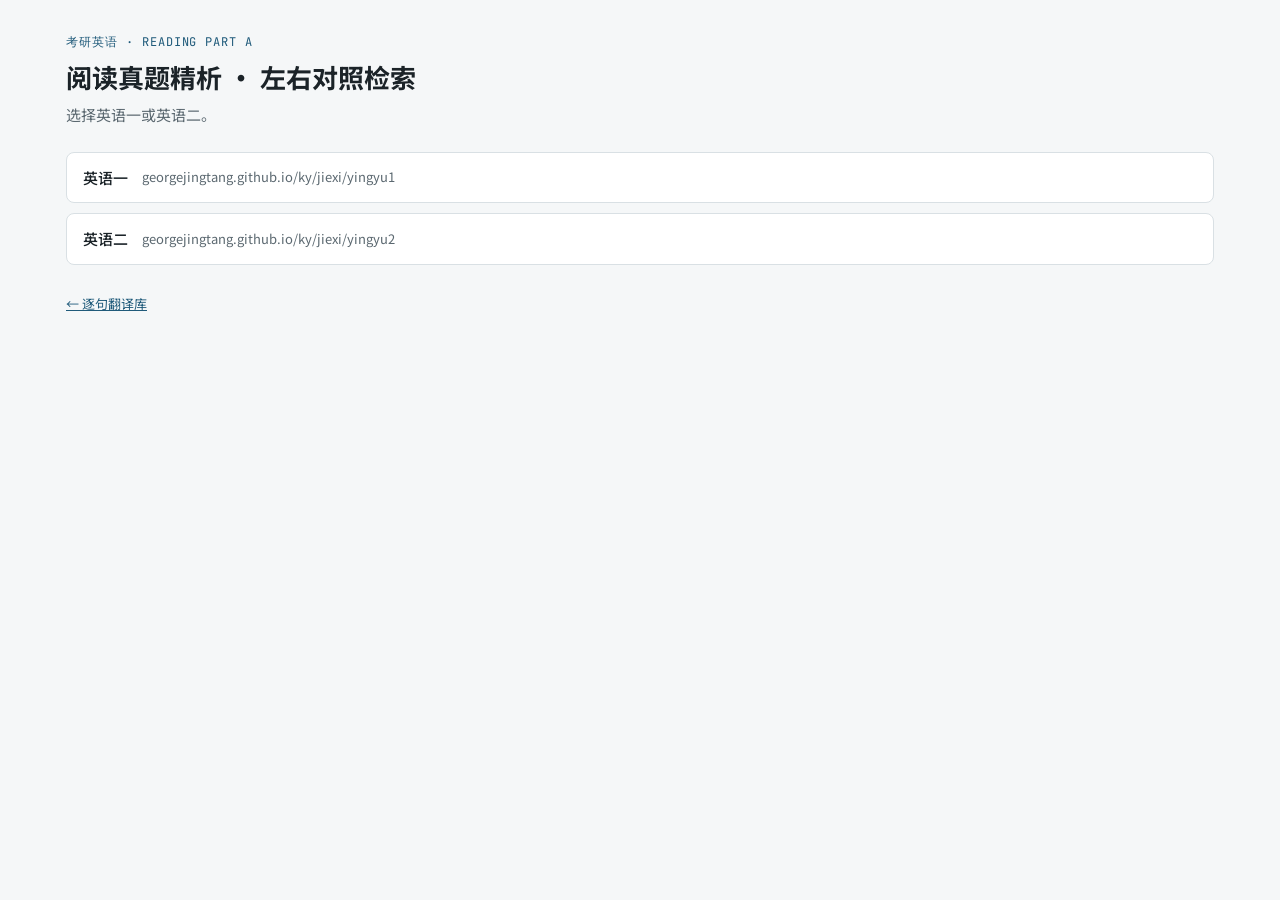
<file: jiexi/index.html>
<!doctype html>
<html lang="zh-CN">
<head>
<meta charset="utf-8">
<meta name="viewport" content="width=device-width,initial-scale=1">
<title>考研阅读精析检索</title>
<script>
  // 旧链接 /jiexi/?q=… 都是英语一的题，直接转到 yingyu1/
  if (location.search) location.replace("yingyu1/" + location.search + location.hash);
</script>
<link rel="preconnect" href="https://fonts.googleapis.com">
<link rel="stylesheet" href="https://fonts.googleapis.com/css2?family=Noto+Sans+SC:wght@400;500;700&family=JetBrains+Mono:wght@500&display=swap">
<link rel="stylesheet" href="style.css">
</head>
<body>
<div class="wrap">
<header>
  <div class="eyebrow">考研英语 · Reading Part A</div>
  <h1>阅读真题精析 · 左右对照检索</h1>
  <p class="sub">选择英语一或英语二。</p>
</header>
<div class="dir">
  <a class="item" href="yingyu1/"><strong>英语一</strong><span>georgejingtang.github.io/ky/jiexi/yingyu1</span></a>
  <a class="item" href="yingyu2/"><strong>英语二</strong><span>georgejingtang.github.io/ky/jiexi/yingyu2</span></a>
</div>
<footer><a href="../">← 逐句翻译库</a></footer>
</div>
</body>
</html>
</file>
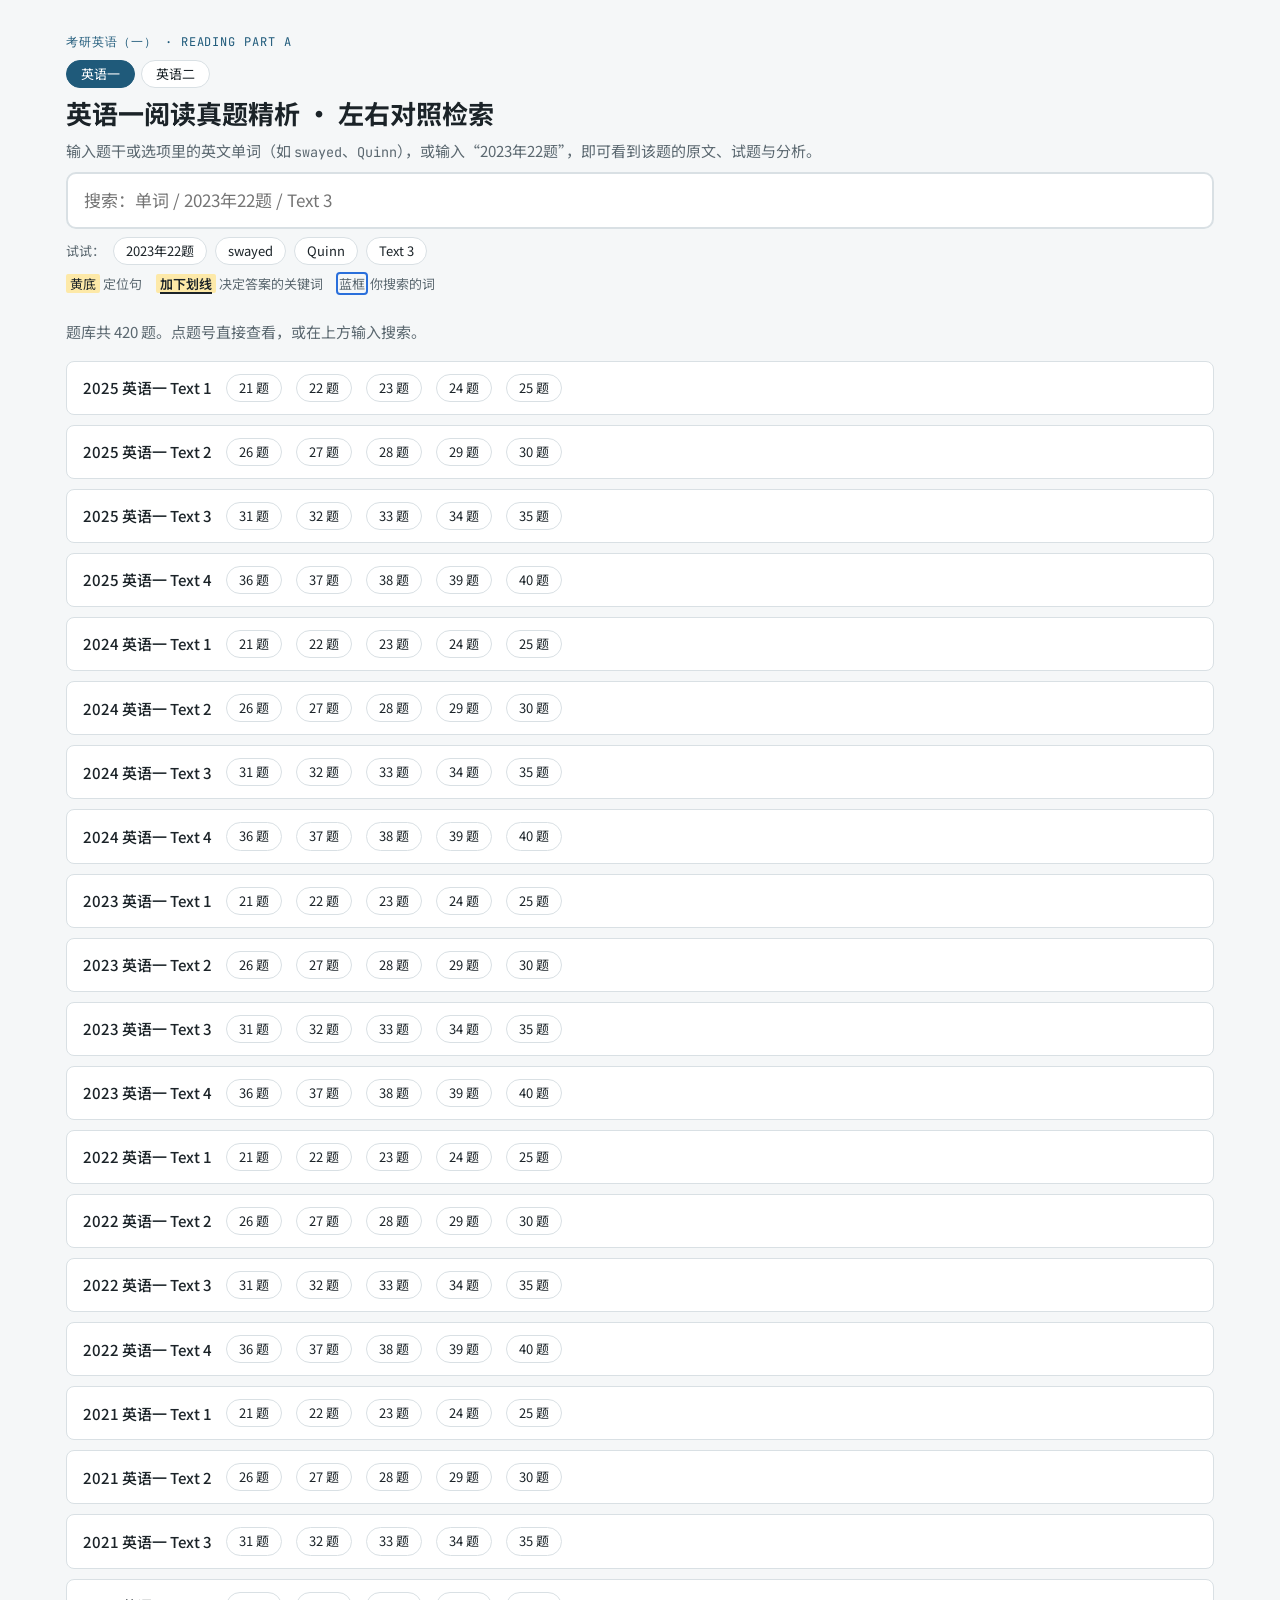
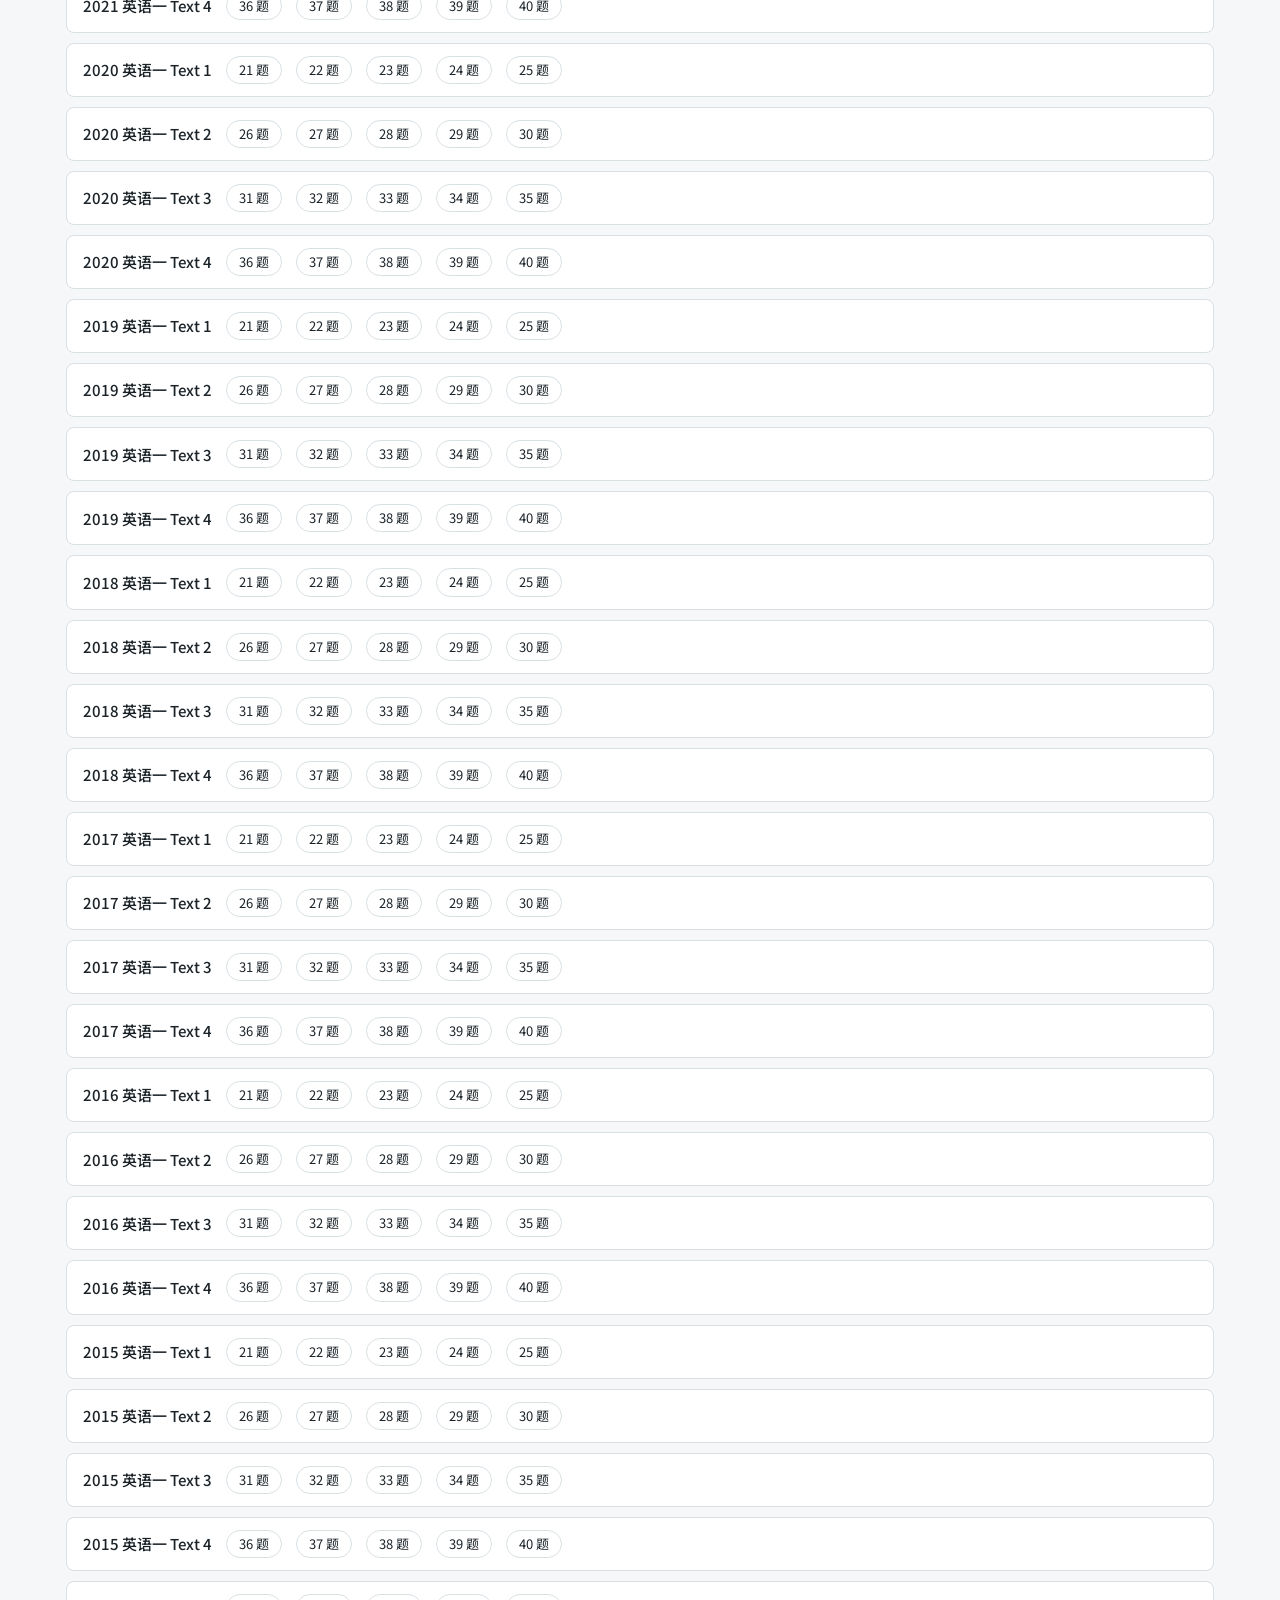
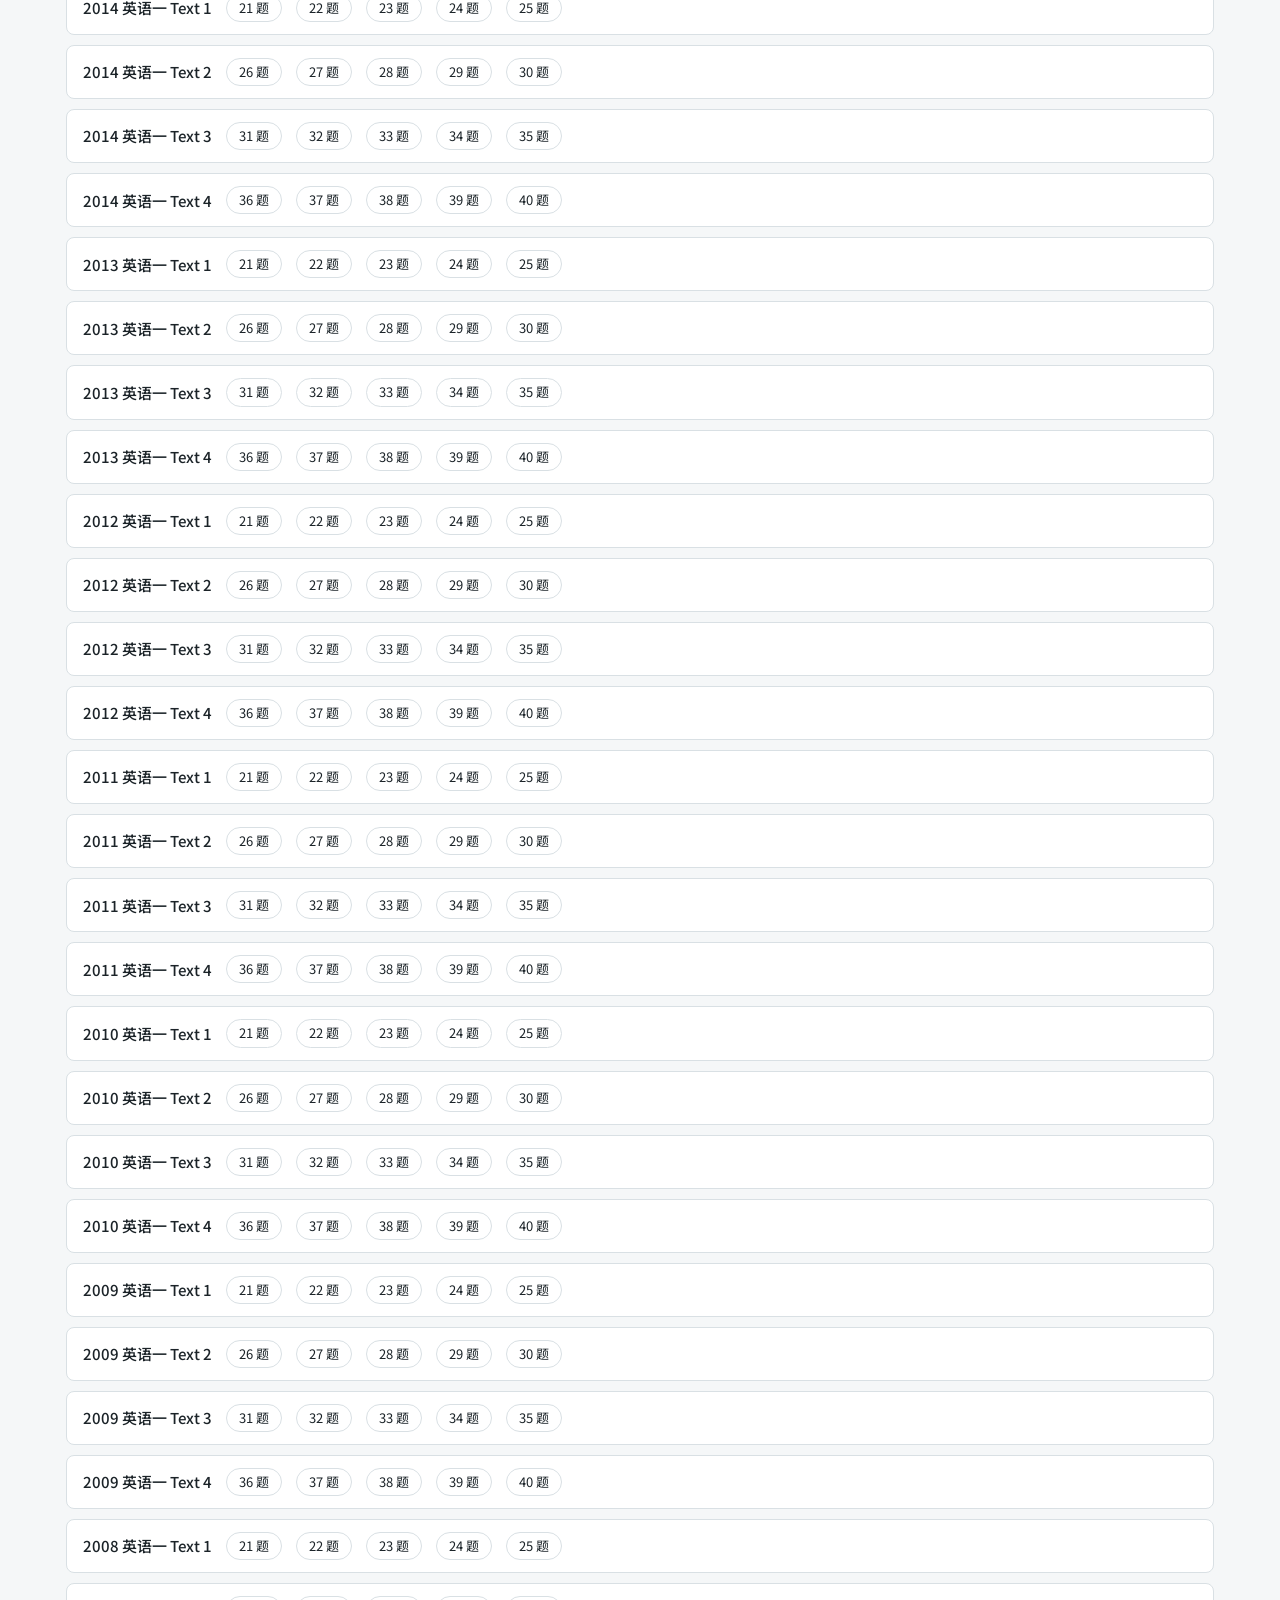
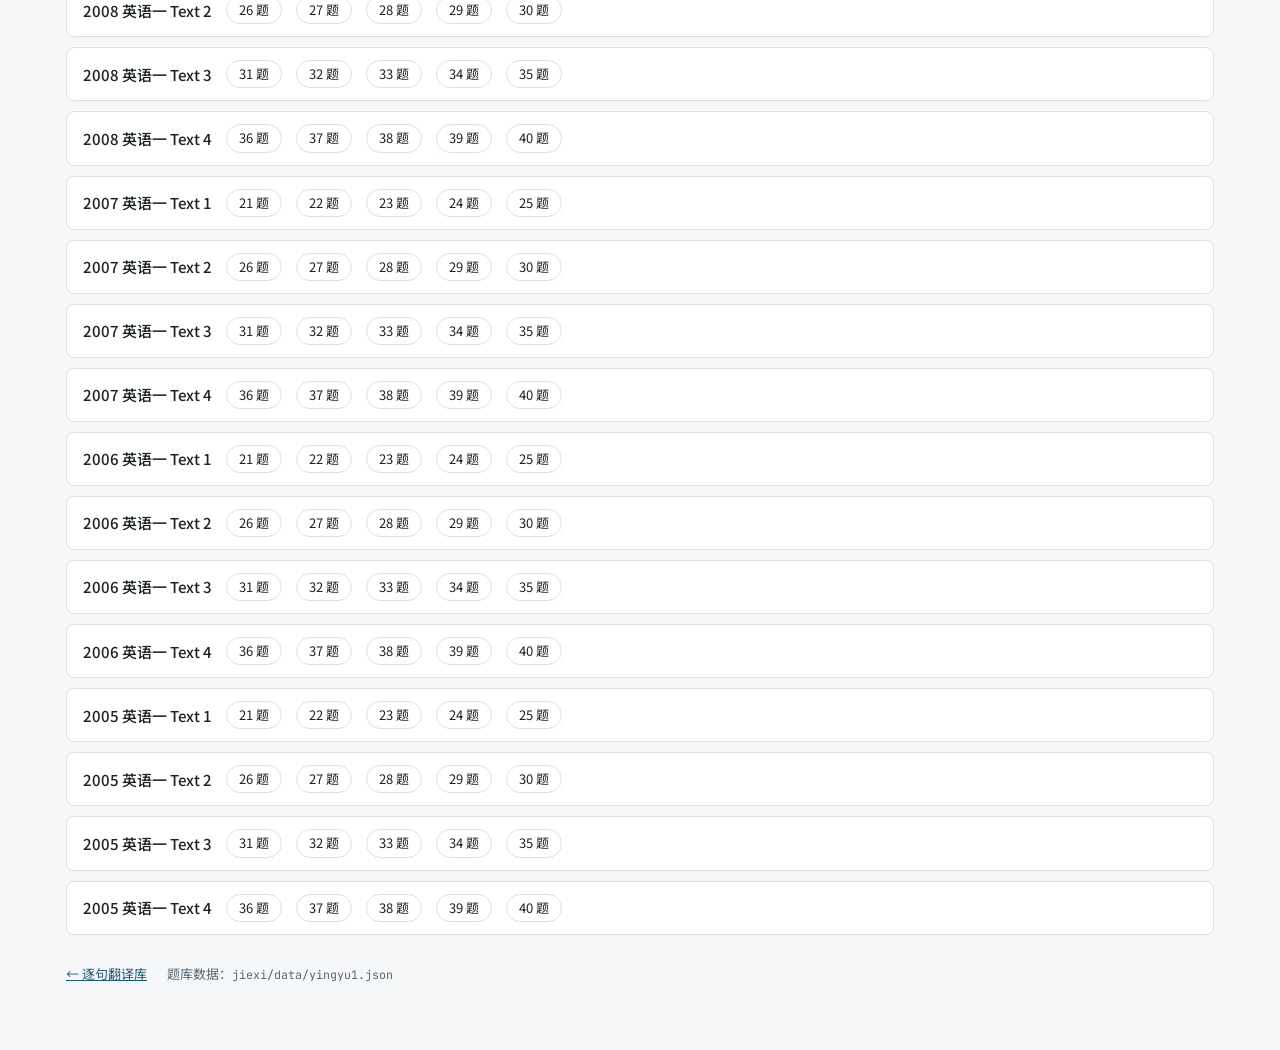
<file: jiexi/yingyu1/index.html>
<!doctype html>
<html lang="zh-CN">
<head>
<meta charset="utf-8">
<meta name="viewport" content="width=device-width,initial-scale=1">
<title>考研英语（一）阅读精析</title>
<link rel="preconnect" href="https://fonts.googleapis.com">
<link rel="stylesheet" href="https://fonts.googleapis.com/css2?family=Source+Serif+4:ital,opsz,wght@0,8..60,400;0,8..60,600;1,8..60,400&family=Noto+Sans+SC:wght@400;500;700&family=JetBrains+Mono:wght@500&display=swap">
<link rel="stylesheet" href="../style.css">
</head>
<body>
<div class="wrap">
<header>
  <div class="eyebrow">考研英语（一） · Reading Part A</div>
  <nav class="switch"><a aria-current="page" href="../yingyu1/">英语一</a><a href="../yingyu2/">英语二</a></nav>
  <h1>英语一阅读真题精析 · 左右对照检索</h1>
  <p class="sub">输入题干或选项里的英文单词（如 <code>swayed</code>、<code>Quinn</code>），或输入“2023年22题”，即可看到该题的原文、试题与分析。</p>
  <div class="search">
    <input id="q" type="search" autocomplete="off" spellcheck="false" placeholder="搜索：单词 / 2023年22题 / Text 3" aria-label="搜索">
  </div>
  <div class="examples" id="examples"></div>
  <div class="legend"><span><mark>黄底</mark> 定位句</span><span><mark><b>加下划线</b></mark> 决定答案的关键词</span><span><span class="hit">蓝框</span> 你搜索的词</span></div>
</header>

<p id="status" class="status" aria-live="polite">正在加载题库…</p>
<div id="results"></div>

<footer>
  <a href="../../">← 逐句翻译库</a>
  <span>题库数据：<code>jiexi/data/yingyu1.json</code></span>
</footer>
</div>
<script>window.JIEXI = { data: "../data/yingyu1.json", root: "../../", examples: ["2023年22题", "swayed", "Quinn", "Text 3"] };</script>
<script src="../app.js"></script>
</body>
</html>
</file>
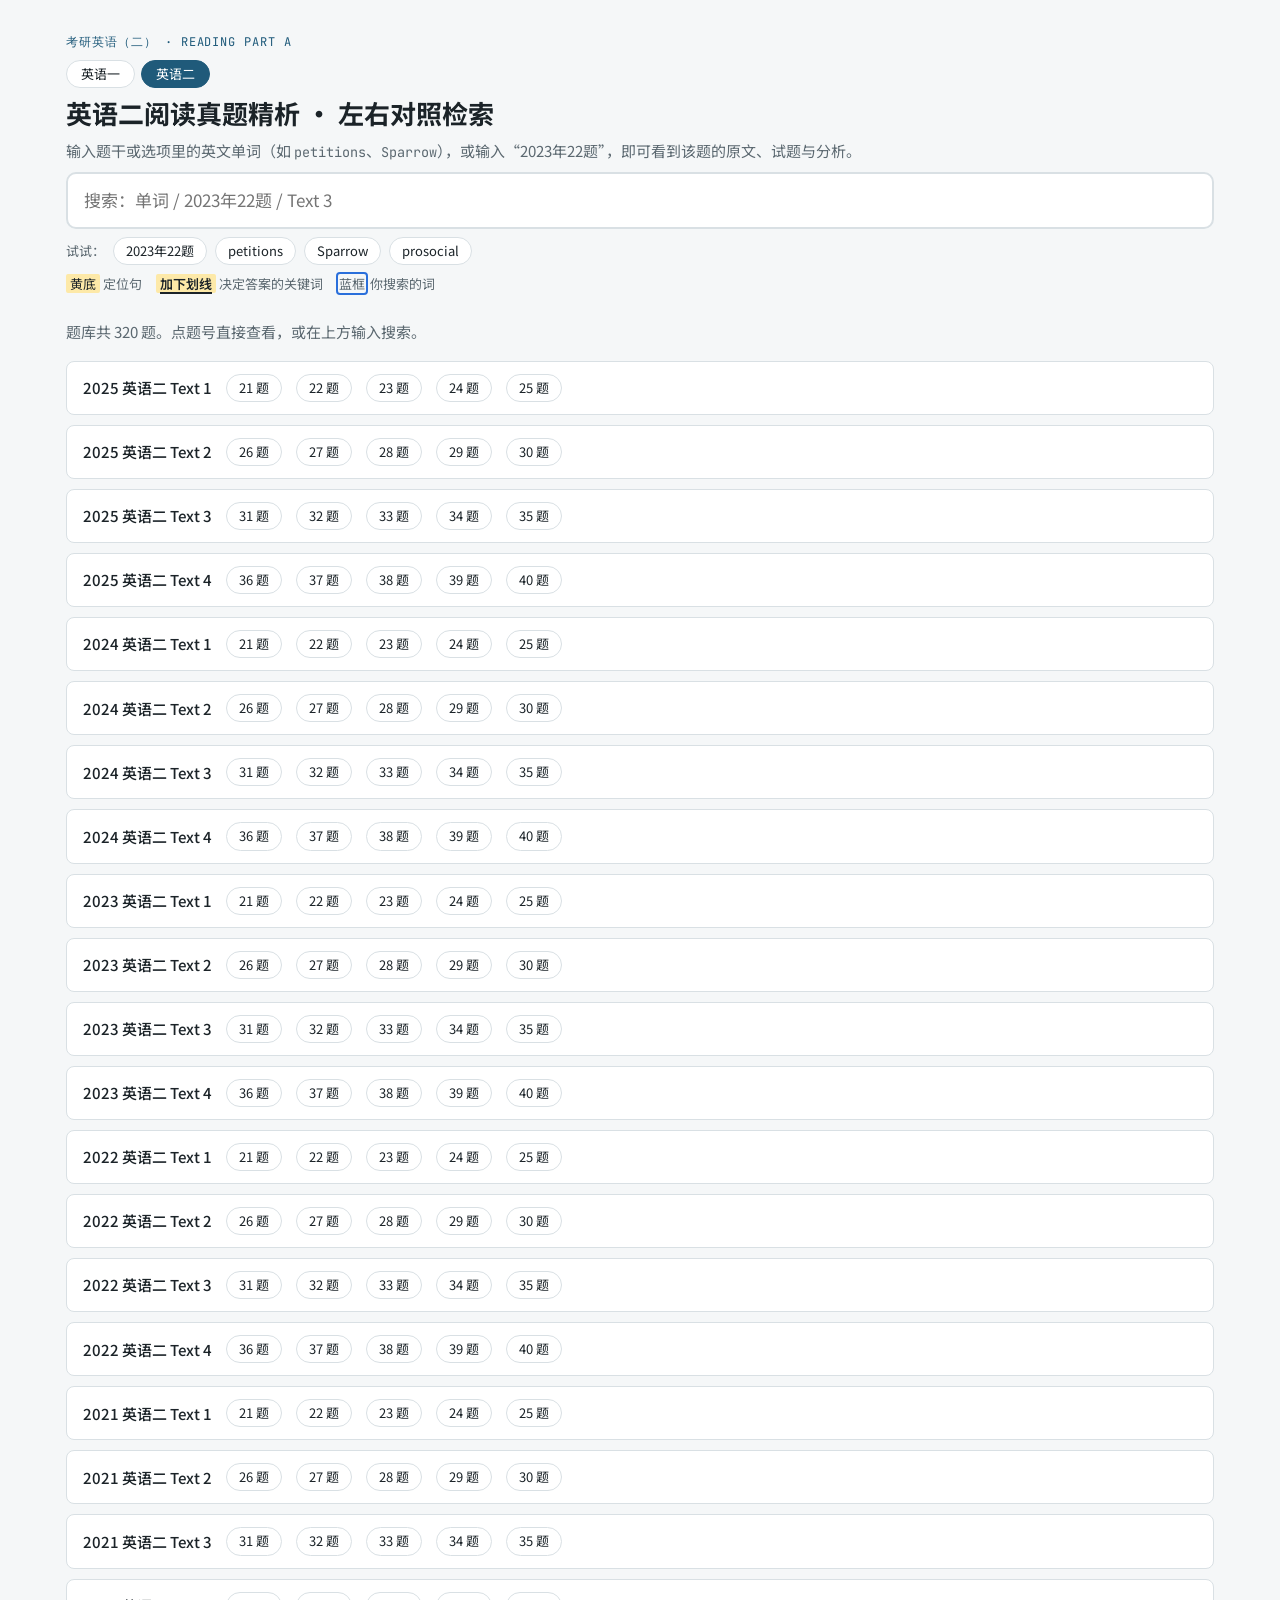
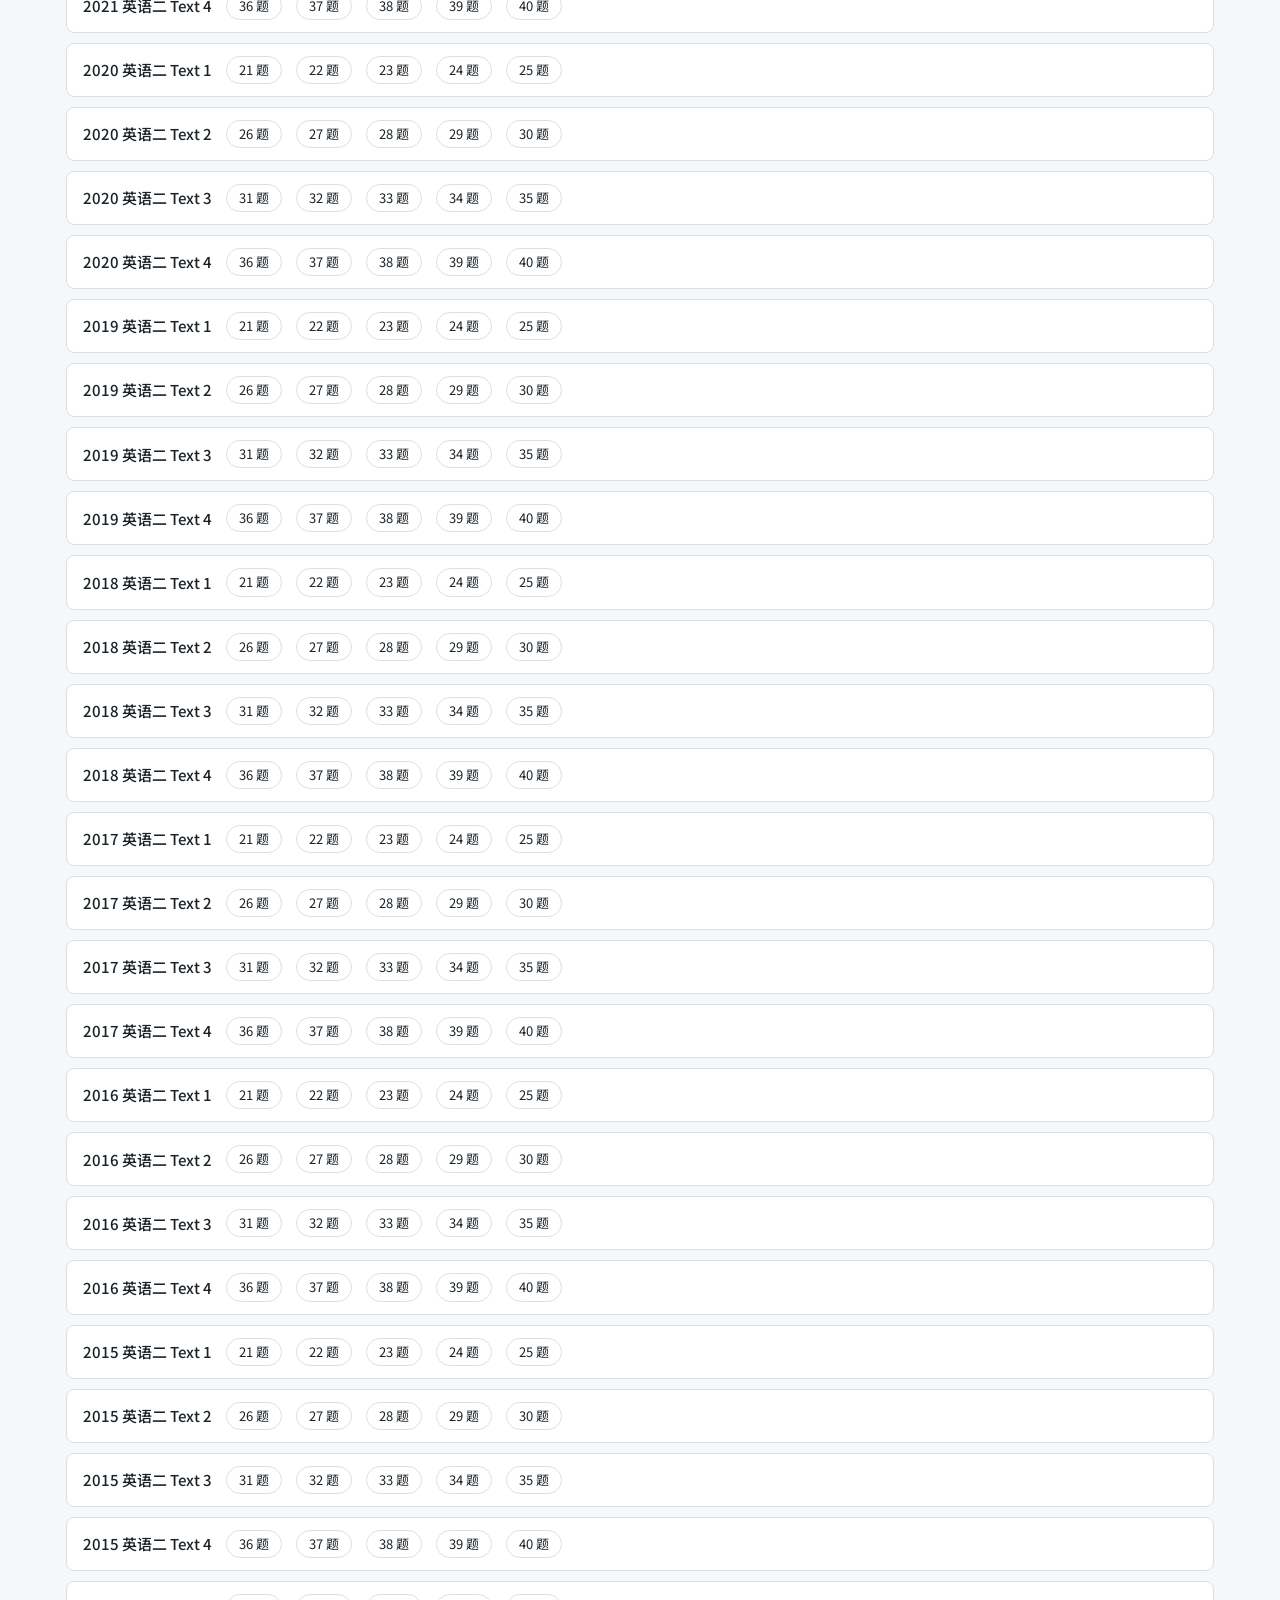
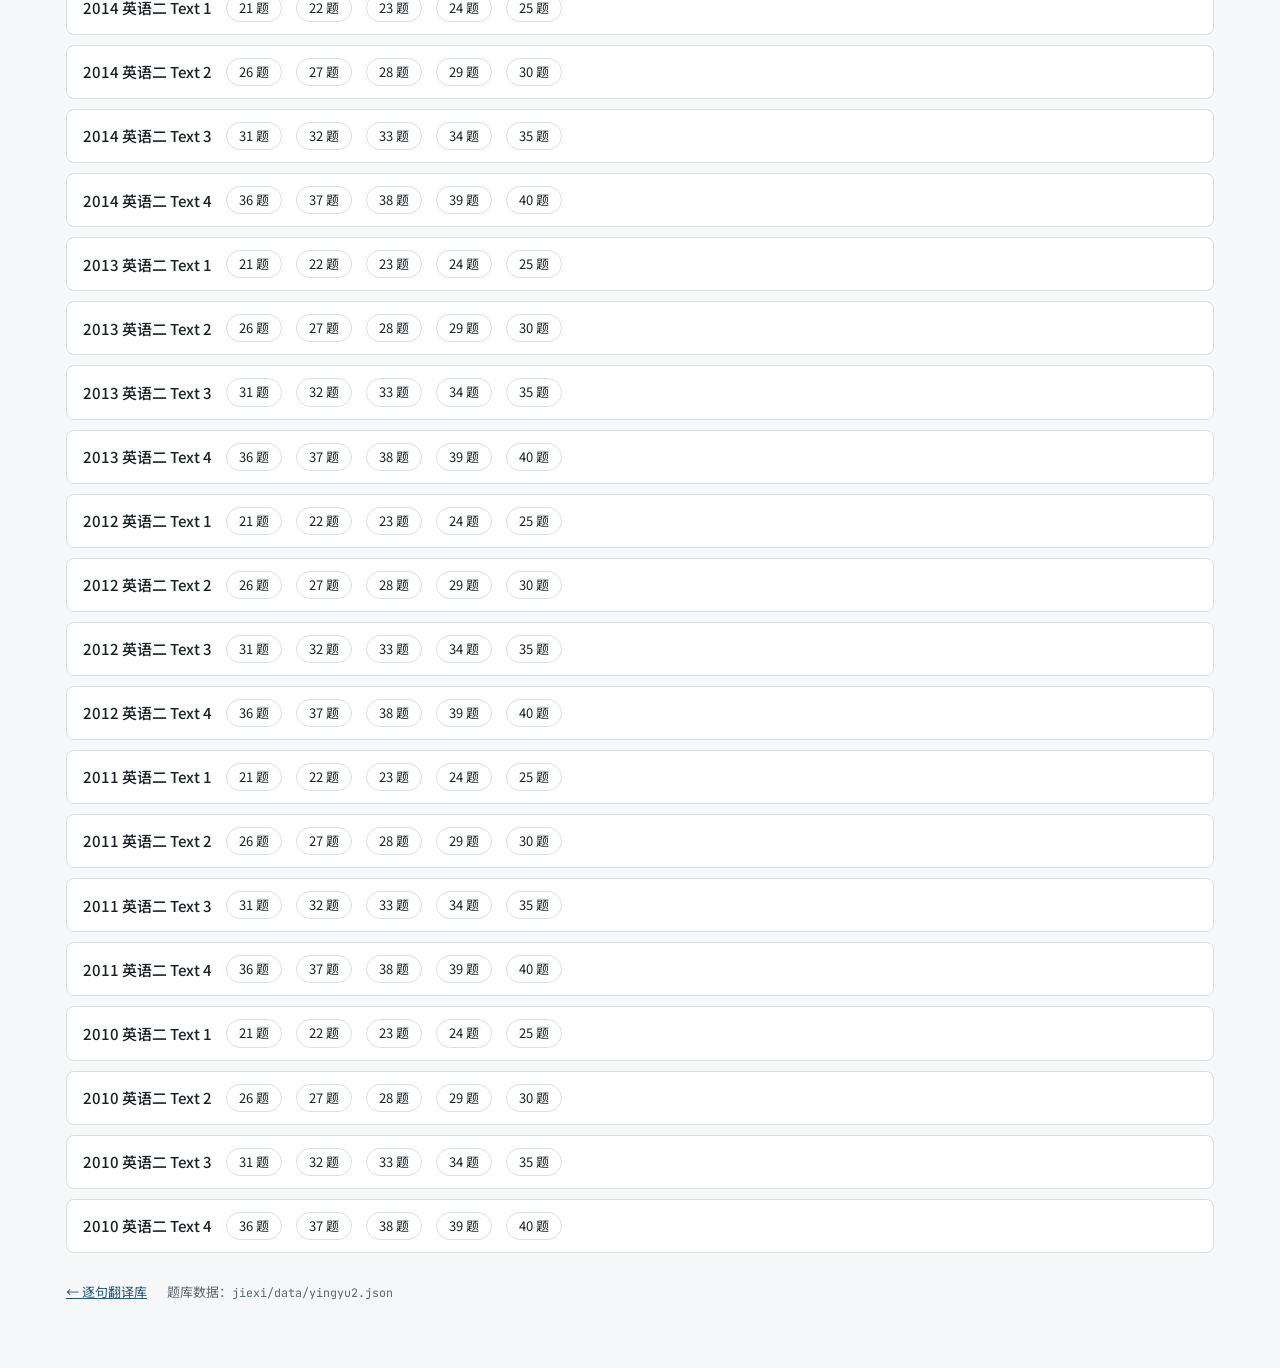
<file: jiexi/yingyu2/index.html>
<!doctype html>
<html lang="zh-CN">
<head>
<meta charset="utf-8">
<meta name="viewport" content="width=device-width,initial-scale=1">
<title>考研英语（二）阅读精析</title>
<link rel="preconnect" href="https://fonts.googleapis.com">
<link rel="stylesheet" href="https://fonts.googleapis.com/css2?family=Source+Serif+4:ital,opsz,wght@0,8..60,400;0,8..60,600;1,8..60,400&family=Noto+Sans+SC:wght@400;500;700&family=JetBrains+Mono:wght@500&display=swap">
<link rel="stylesheet" href="../style.css">
</head>
<body>
<div class="wrap">
<header>
  <div class="eyebrow">考研英语（二） · Reading Part A</div>
  <nav class="switch"><a href="../yingyu1/">英语一</a><a aria-current="page" href="../yingyu2/">英语二</a></nav>
  <h1>英语二阅读真题精析 · 左右对照检索</h1>
  <p class="sub">输入题干或选项里的英文单词（如 <code>petitions</code>、<code>Sparrow</code>），或输入“2023年22题”，即可看到该题的原文、试题与分析。</p>
  <div class="search">
    <input id="q" type="search" autocomplete="off" spellcheck="false" placeholder="搜索：单词 / 2023年22题 / Text 3" aria-label="搜索">
  </div>
  <div class="examples" id="examples"></div>
  <div class="legend"><span><mark>黄底</mark> 定位句</span><span><mark><b>加下划线</b></mark> 决定答案的关键词</span><span><span class="hit">蓝框</span> 你搜索的词</span></div>
</header>

<p id="status" class="status" aria-live="polite">正在加载题库…</p>
<div id="results"></div>

<footer>
  <a href="../../">← 逐句翻译库</a>
  <span>题库数据：<code>jiexi/data/yingyu2.json</code></span>
</footer>
</div>
<script>window.JIEXI = { data: "../data/yingyu2.json", root: "../../", examples: ["2023年22题", "petitions", "Sparrow", "prosocial"] };</script>
<script src="../app.js"></script>
</body>
</html>
</file>
<file: jiexi/style.css>
/* Layout: left = 全文 (sticky), right = 每题的定位段落 → 试题 → 分析; stacks below 860px */
:root {
  --bg: #f5f7f8;
  --paper: #ffffff;
  --ink: #1b2328;
  --muted: #5b6870;
  --line: #d9e0e4;
  --accent: #1f5a7a;
  --accent-soft: #e3eef4;
  --mark: #fde9a8;
  --mark-ink: #1b2328;
  --right: #1d7a4c;
  --right-soft: #e2f3ea;
  --wrong: #a3413a;
  --hit: #2a6fdb;
  --f-en: "Source Serif 4", Georgia, "Times New Roman", serif;
  --f-zh: "Noto Sans SC", "PingFang SC", "Microsoft YaHei", system-ui, sans-serif;
  --f-mono: "JetBrains Mono", ui-monospace, Menlo, monospace;
  color-scheme: light;
}
@media (prefers-color-scheme: dark) {
  :root {
    --bg: #12181c; --paper: #192127; --ink: #e4eaed; --muted: #95a3ab; --line: #2b363d;
    --accent: #7fb7d6; --accent-soft: #1e3240; --mark: #6b5713; --mark-ink: #fff6d6;
    --right: #6fcf9a; --right-soft: #183528; --wrong: #ec8d84; --hit: #7fb0ff; color-scheme: dark;
  }
}
* { box-sizing: border-box; }
body { margin: 0; background: var(--bg); color: var(--ink); font-family: var(--f-zh); font-size: 15px; line-height: 1.7; }
a { color: var(--accent); }
code { font-family: var(--f-mono); font-size: .9em; }
.wrap { max-width: 1180px; margin: 0 auto; padding-inline: 16px; padding-block: 32px 64px; }
header { display: grid; gap: 8px; margin-bottom: 24px; }
.eyebrow { font-family: var(--f-mono); font-size: 12px; letter-spacing: .08em; color: var(--accent); text-transform: uppercase; }
h1 { font-size: 26px; line-height: 1.3; margin: 0; text-wrap: balance; }
.sub { color: var(--muted); margin: 0; }
.search input { width: 100%; font: inherit; font-size: 17px; padding: 12px 16px; border: 2px solid var(--line); border-radius: 10px; background: var(--paper); color: var(--ink); outline: none; }
.search input:focus { border-color: var(--accent); }
.examples { display: flex; flex-wrap: wrap; gap: 8px; font-size: 13px; color: var(--muted); align-items: center; }
.chip { font: inherit; font-size: 13px; border: 1px solid var(--line); background: var(--paper); color: var(--ink); border-radius: 999px; padding: 2px 12px; cursor: pointer; }
.chip:hover { border-color: var(--accent); color: var(--accent); }
.legend { display: flex; flex-wrap: wrap; gap: 14px; font-size: 13px; color: var(--muted); }
.legend mark { padding: 0 4px; }
.status { color: var(--muted); margin: 0 0 16px; }

.dir { display: grid; gap: 10px; }
.dir .item { background: var(--paper); border: 1px solid var(--line); border-radius: 8px; padding: 12px 16px; display: flex; flex-wrap: wrap; gap: 8px 14px; align-items: center; }
.dir .item strong { font-weight: 500; }

.group { margin-bottom: 36px; }
.group h2 { font-size: 18px; margin: 0 0 10px; }
.group h2 .eyebrow { display: block; margin-bottom: 2px; }
.full { background: var(--paper); border: 1px solid var(--line); border-radius: 8px; padding: 14px 18px; margin-bottom: 20px; }
.full h3 { margin: 0; font-size: 14px; font-weight: 500; color: var(--accent); }
.full p { font-family: var(--f-en); font-size: 16px; line-height: 1.75; margin: 12px 0 0; max-width: 72ch; }
.full p { border-left: 3px solid transparent; padding-left: 10px; }
.full p.located { border-left-color: var(--mark); }
/* 左边全文（滚动时固定），右边逐题上下排列 */
.body { display: grid; grid-template-columns: 1fr 1fr; gap: 24px; align-items: start; }
.body > * { min-width: 0; }
.body .full { position: sticky; top: 12px; max-height: calc(100vh - 24px); overflow: auto; margin-bottom: 0; }
.body .row:first-of-type { padding-top: 0; }
.body .ana { background: var(--paper); border: 1px solid var(--line); border-radius: 8px; padding: 14px 16px; }
.pn { font-family: var(--f-mono); font-size: 11px; color: var(--muted); margin-right: 6px; }
.row { display: grid; grid-template-columns: 1fr; gap: 16px; padding-block: 22px; border-bottom: 1px solid var(--line); scroll-margin-top: 12px; }
.row > * { min-width: 0; }
.src { display: grid; gap: 16px; align-content: start; }
.para { font-family: var(--f-en); font-size: 16.5px; line-height: 1.75; margin: 0; padding-left: 14px; border-left: 3px solid var(--line); }
mark { background: var(--mark); color: var(--mark-ink); padding: 1px 2px; border-radius: 2px; }
mark b { font-weight: 600; text-decoration: underline; text-decoration-thickness: 2px; text-underline-offset: 3px; }
.hit { outline: 2px solid var(--hit); border-radius: 2px; padding: 0 1px; margin: 0 1px; }
.q { background: var(--paper); border: 1px solid var(--line); border-radius: 8px; padding: 14px 16px; font-family: var(--f-en); font-size: 16px; }
.q .stem { font-weight: 600; margin: 0 0 8px; }
.q ol { list-style: none; margin: 0; padding: 0; display: grid; gap: 4px; }
.q li { display: grid; grid-template-columns: 2.2em 1fr; padding: 3px 6px; border-radius: 4px; }
.q li .k { font-family: var(--f-mono); font-size: 13px; color: var(--muted); padding-top: 2px; }
.q li.ok { background: var(--right-soft); }
.q li.ok .k { color: var(--right); font-weight: 600; }
.q.hide-ans li.ok { background: none; }
.q.hide-ans li.ok .k { color: var(--muted); font-weight: 400; }
.ana { display: grid; gap: 14px; align-content: start; }
.ana.hidden > :not(.btns) { display: none; }
.row.quiz .para { display: none; }
.btns { display: flex; flex-direction: column; align-items: flex-start; gap: 8px; }
.zh-all .zh-btn { display: none; }
.reveal, .zh-btn { font: inherit; justify-self: start; border: 1px solid var(--accent); color: var(--accent); background: var(--paper); border-radius: 6px; padding: 4px 14px; cursor: pointer; }
.ans { display: flex; align-items: baseline; gap: 10px; flex-wrap: wrap; }
.badge { font-family: var(--f-mono); font-size: 13px; background: var(--right); color: var(--paper); padding: 2px 10px; border-radius: 4px; }
.ans strong { font-size: 17px; }
.ana h3 { font-size: 13px; letter-spacing: .08em; color: var(--accent); margin: 0 0 4px; }
.ana p { margin: 0; }
.ana p + p { margin-top: 6px; }
.map { display: grid; gap: 4px; margin-top: 6px; }
.map div { display: flex; flex-wrap: wrap; gap: 6px; align-items: baseline; }
.map code { font-family: var(--f-en); font-size: 15px; background: var(--mark); color: var(--mark-ink); padding: 0 5px; border-radius: 3px; }
.map span { color: var(--muted); }
ul.wrong { list-style: none; margin: 0; padding: 0; display: grid; gap: 6px; }
ul.wrong li { display: grid; grid-template-columns: 2em 1fr; }
ul.wrong li .k { font-family: var(--f-mono); font-size: 13px; color: var(--wrong); padding-top: 2px; }
.tag { display: inline-block; font-size: 12px; color: var(--wrong); border: 1px solid currentColor; border-radius: 3px; padding: 0 5px; margin-right: 6px; line-height: 1.5; }
.toolbar { display: flex; flex-direction: column; align-items: flex-end; gap: 2px; font-size: 13px; color: var(--muted); margin-bottom: 8px; }
.toolbar label { display: inline-flex; gap: 6px; align-items: center; cursor: pointer; }
footer { margin-top: 28px; color: var(--muted); font-size: 13px; display: flex; flex-wrap: wrap; gap: 8px 20px; }
@media (max-width: 860px) {
  .body { display: block; }
  .body .full { position: static; max-height: none; margin-bottom: 20px; }
}

/* 英汉对照译文：默认隐藏；“再检查”打开全部，或单题按钮打开本题 */
.zh { display: none; font-family: var(--f-zh); font-size: 14px; font-weight: 400; font-style: normal; line-height: 1.6; color: var(--muted); }
.zh-all .zh, .row.zh-on .zh { display: block; }
.zh-all .full .s { display: block; }
.full .zh { margin: 2px 0 10px; }
.stem-zh { margin: -4px 0 8px; }
.para-zh { padding-left: 17px; margin: -8px 0 0; }
.row.quiz .para-zh { display: none !important; }
.warn { color: var(--wrong); }

/* 英语一 / 英语二 切换 */
.switch { display: flex; gap: 6px; }
.switch a { font-size: 13px; text-decoration: none; border: 1px solid var(--line); background: var(--paper); color: var(--ink); border-radius: 999px; padding: 2px 14px; }
.switch a:hover { border-color: var(--accent); color: var(--accent); }
.switch a[aria-current="page"] { background: var(--accent); border-color: var(--accent); color: var(--paper); }
a.item { text-decoration: none; color: var(--ink); }
a.item:hover { border-color: var(--accent); }
a.item span { color: var(--muted); font-size: 13px; }
.zh.miss, .para-zh .miss { font-style: italic; opacity: .7; }
</file>
